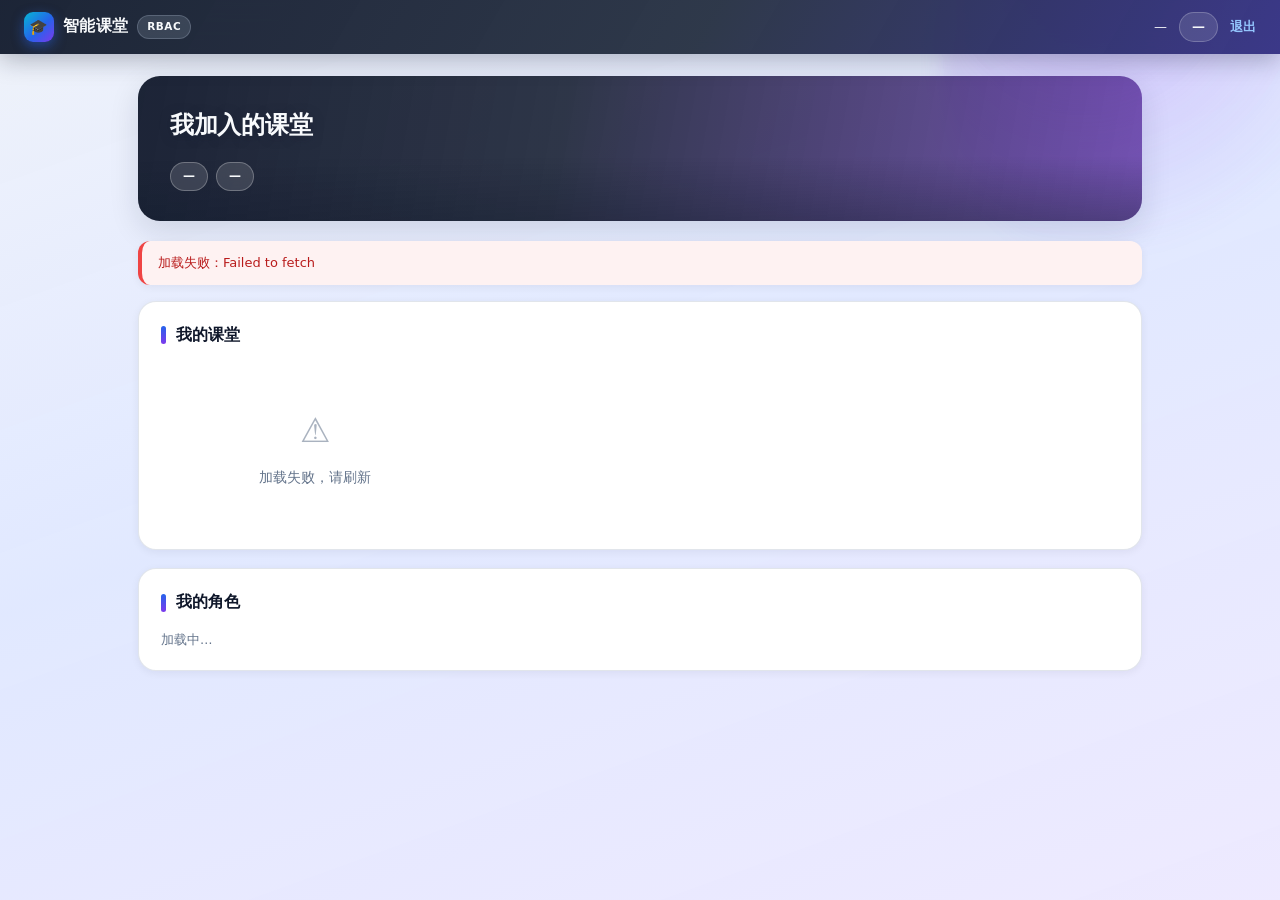
<file: 前后端代码/frontend/index.html>
<!DOCTYPE html>
<html lang="zh-CN">
<head>
  <meta charset="UTF-8">
  <meta name="viewport" content="width=device-width, initial-scale=1">
  <title>我的课堂 · 智能课堂</title>
  <link rel="stylesheet" href="css/style.css">
</head>
<body>
<header class="topbar">
  <div class="brand"><span class="logo">🎓</span>智能课堂<span class="tag">RBAC</span></div>
  <div class="who">
    <span id="whoName">—</span>
    <span class="role" id="whoRoles">—</span>
    <a href="#" id="btnLogout">退出</a>
  </div>
</header>

<div class="wrap">
  <div class="hero">
    <h1>我加入的课堂</h1>
    <div class="chips">
      <span class="chip" id="chipCourses">—</span>
      <span class="chip" id="chipRoles">—</span>
    </div>
  </div>

  <div id="msg" class="banner hide"></div>

  <div class="card">
    <h2>我的课堂</h2>
    <div class="grid" id="courses">
      <div class="muted small">加载中…</div>
    </div>
  </div>

  <div class="card">
    <h2>我的角色</h2>
    <div class="role-list" id="roles"><span class="muted small">加载中…</span></div>
  </div>
</div>

<script src="js/api.js"></script>
<script>
const ROLE_ICON = { 1: '👨‍🏫', 2: '🧑‍💻', 3: '🧑‍🎓' };

document.getElementById('btnLogout').onclick = async function (ev) {
  ev.preventDefault();
  try { await API.logout(); } catch (e) {}
  location.href = 'login.html';
};

(async function load() {
  const box = document.getElementById('msg');
  try {
    const me = await API.me();
    const u = me.user;

    document.getElementById('whoName').textContent =
      u.username + '（' + (u.major || '—') + ' · ' + (u.grade || '—') + '）';
    document.getElementById('whoRoles').textContent =
      me.roles.map(r => r.role_name).join(' / ') || '无角色';

    document.getElementById('chipCourses').textContent = '我的课堂 ' + me.courses.length + ' 门';
    document.getElementById('chipRoles').textContent = '角色 ' + me.roles.length + ' 个';

    document.getElementById('roles').innerHTML = me.roles.length
      ? me.roles.map(r => `
          <span class="badge ${roleBadgeClass(r.role_id)}" style="padding:6px 14px;font-size:13px">
            ${ROLE_ICON[r.role_id] || '👤'} ${esc(r.role_name)}
          </span>`).join('')
      : '<span class="muted">无</span>';

    if (!me.courses.length) {
      document.getElementById('courses').innerHTML = `
        <div class="empty">
          <div class="icon">📚</div>
          <div>你还没有加入任何课堂</div>
          <div class="small">（class_member 表里没有你的记录）</div>
        </div>`;
      return;
    }

    document.getElementById('courses').innerHTML = me.courses.map(c => `
      <div class="course-card">
        <div class="course-cover"><div class="name">${esc(c.course_name)}</div></div>
        <div class="course-body">
          <div class="course-meta">
            <span>🗓 ${esc(c.class_time)}</span>
            <span>📍 ${esc(c.classroom)}</span>
          </div>
          <div class="course-meta">
            <span>⏱ 课时 ${c.hours}</span>
            <span>🎯 学分 ${c.credits}</span>
            <span>👥 人数 ${c.member_count}</span>
          </div>
          <div class="course-foot">
            <span class="${roleBadgeClass(c.my_role_id)}">
              ${ROLE_ICON[c.my_role_id] || '👤'} 我的身份：${esc(c.my_role)}
            </span>
            <button class="sm" onclick="location.href='room.html?courseId=${c.course_id}'">
              进入聊天室 →
            </button>
          </div>
        </div>
      </div>`).join('');
  } catch (e) {
    banner(box, '加载失败：' + e.message, false);
    document.getElementById('courses').innerHTML =
      '<div class="empty"><div class="icon">⚠️</div><div>加载失败，请刷新</div></div>';
  }
})();
</script>
</body>
</html>
</file>
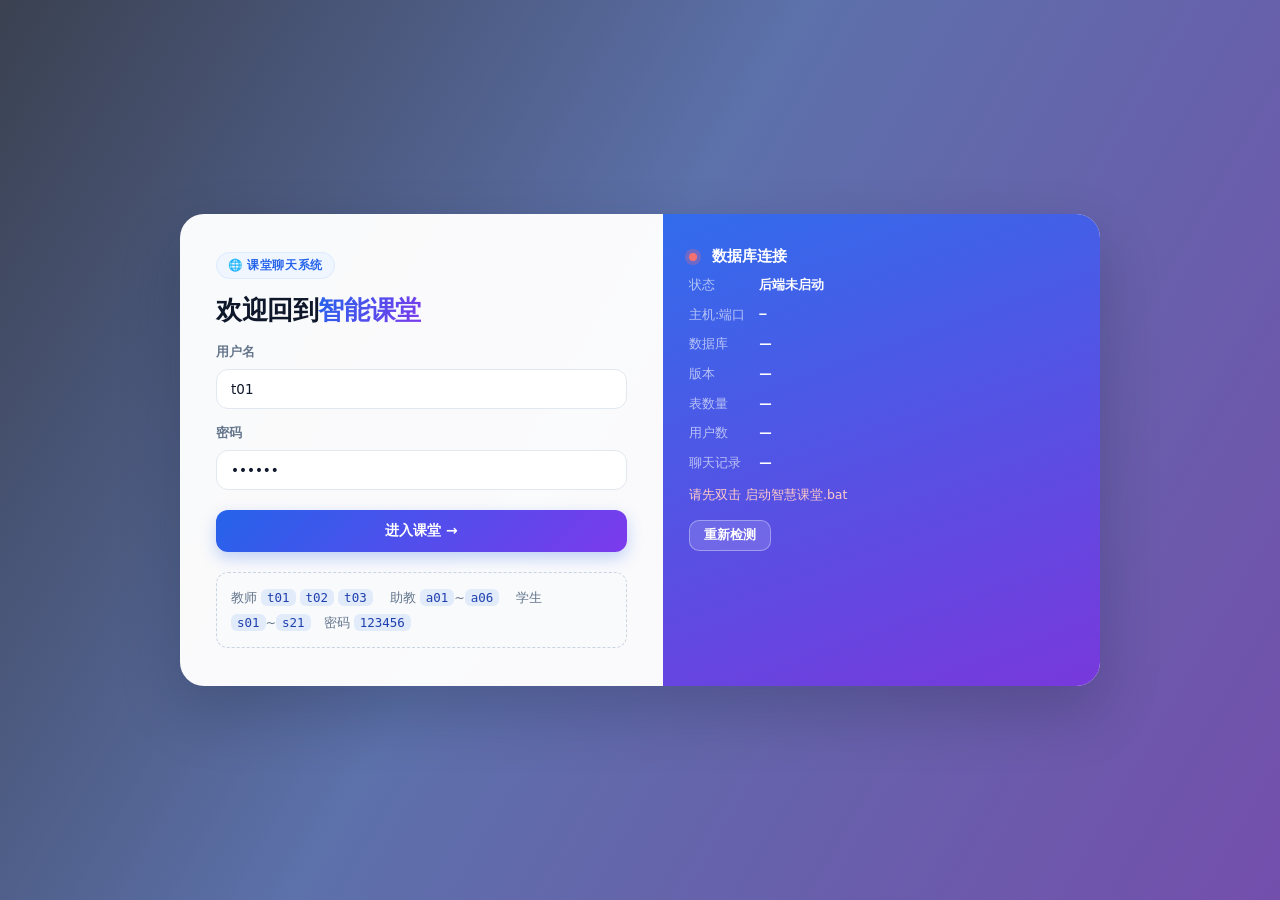
<file: 前后端代码/frontend/login.html>
<!DOCTYPE html>
<html lang="zh-CN">
<head>
  <meta charset="UTF-8">
  <meta name="viewport" content="width=device-width, initial-scale=1">
  <title>登录 · 智能课堂</title>
  <link rel="stylesheet" href="css/style.css">
</head>
<body class="login-page">
<div class="login-box">
  <!-- 左：登录表单 -->
  <div class="login-left">
    <span class="eyebrow">🌐 课堂聊天系统</span>
    <h1>欢迎回到<em>智能课堂</em></h1>

    <div id="msg" class="banner hide"></div>

    <form id="loginForm">
      <label for="username">用户名</label>
      <input id="username" type="text" value="t01" autocomplete="username" required>
      <label for="password">密码</label>
      <input id="password" type="password" value="123456" autocomplete="current-password" required>
      <button type="submit" id="btnLogin">进入课堂 →</button>
    </form>

    <div class="demo-accounts">
      教师 <code>t01</code> <code>t02</code> <code>t03</code>　
      助教 <code>a01</code>~<code>a06</code>　
      学生 <code>s01</code>~<code>s21</code>　密码 <code>123456</code>
    </div>
  </div>

  <!-- 右：数据库连通状态（真去问后端要的） -->
  <div class="login-right">
    <h2><span class="dot off" id="dot"></span>数据库连接</h2>

    <div class="kv">
      <b>状态</b><span id="hStatus">检测中…</span>
      <b>主机:端口</b><span id="hAddr" class="mono">—</span>
      <b>数据库</b><span id="hDb">—</span>
      <b>版本</b><span id="hVersion" class="small">—</span>
      <b>表数量</b><span id="hTables">—</span>
      <b>用户数</b><span id="hUsers">—</span>
      <b>聊天记录</b><span id="hRecords">—</span>
    </div>

    <p class="small" id="hError" style="margin-top:12px;color:#fecaca"></p>

    <button class="ghost sm" id="btnRecheck" type="button" style="margin-top:14px;align-self:flex-start">重新检测</button>
  </div>
</div>

<script src="js/api.js"></script>
<script>
async function checkHealth() {
  const status = document.getElementById('hStatus');
  const dot = document.getElementById('dot');
  dot.className = 'dot off';
  status.textContent = '检测中…';
  try {
    const h = await API.health();
    const on = !!h.ok;
    dot.className = 'dot ' + (on ? 'on' : 'off');
    status.textContent = on ? '连接正常' : '连接失败';
    document.getElementById('hAddr').textContent = h.db_host + ':' + h.db_port;
    document.getElementById('hDb').textContent = h.database;
    document.getElementById('hVersion').textContent = h.version || '—';
    document.getElementById('hTables').textContent = (h.tables ?? '—') + ' 张';
    document.getElementById('hUsers').textContent = (h.users ?? '—') + ' 人';
    document.getElementById('hRecords').textContent = (h.records ?? '—') + ' 条';
    document.getElementById('hError').textContent = h.error || '';
  } catch (e) {
    dot.className = 'dot off';
    status.textContent = '后端未启动';
    document.getElementById('hError').textContent = '请先双击 启动智慧课堂.bat';
  }
}

document.getElementById('btnRecheck').onclick = checkHealth;

document.getElementById('loginForm').onsubmit = async function (ev) {
  ev.preventDefault();
  const box = document.getElementById('msg');
  const btn = document.getElementById('btnLogin');
  btn.disabled = true;
  btn.textContent = '登录中…';
  try {
    await API.login(document.getElementById('username').value.trim(),
                    document.getElementById('password').value);
    location.href = 'index.html';
  } catch (e) {
    banner(box, '登录失败：' + e.message, false);
    btn.disabled = false;
    btn.textContent = '进入课堂 →';
  }
};

checkHealth();
// 每 3 秒自动检测一次：断联时后端会自动拉起 OceanBase，这里实时刷新红/绿状态
setInterval(checkHealth, 3000);
</script>
</body>
</html>
</file>
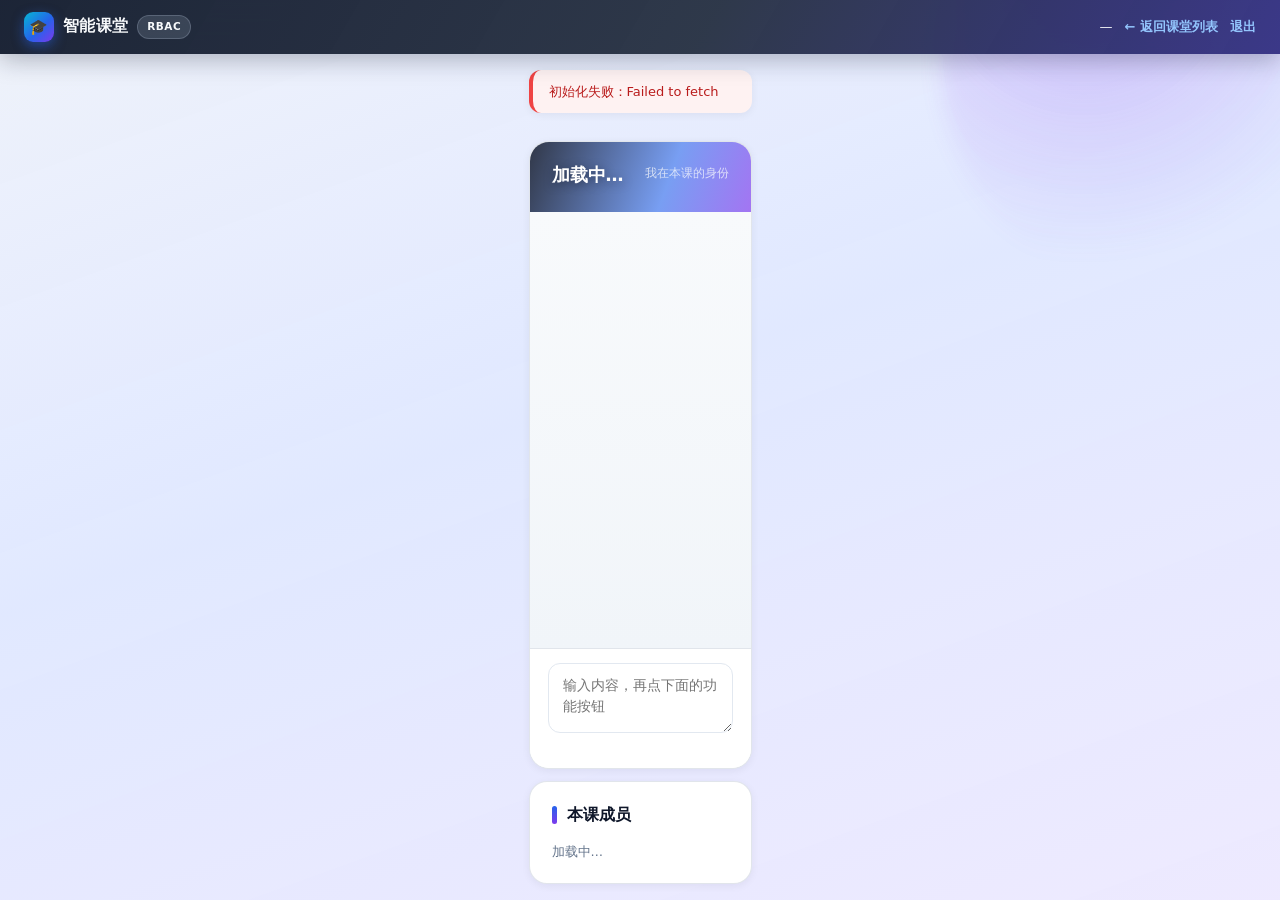
<file: 前后端代码/frontend/room.html>
<!DOCTYPE html>
<html lang="zh-CN">
<head>
  <meta charset="UTF-8">
  <meta name="viewport" content="width=device-width, initial-scale=1">
  <title>聊天室 · 智能课堂</title>
  <link rel="stylesheet" href="css/style.css">
</head>
<body class="room-page">
<header class="topbar">
  <div class="brand"><span class="logo">🎓</span>智能课堂<span class="tag">RBAC</span></div>
  <div class="who">
    <span id="whoName">—</span>
    <a href="index.html">← 返回课堂列表</a>
    <a href="#" id="btnLogout">退出</a>
  </div>
</header>

<div class="wrap">
  <div id="msg" class="banner hide"></div>

  <div class="card room-card">
    <div class="room-head">
      <div>
        <h2 id="courseName">加载中…</h2>
        <div class="meta" id="courseMeta"></div>
      </div>
      <div class="myrole">
        我在本课的身份
        <div id="myRole" style="margin-top:6px"></div>
      </div>
    </div>

    <div class="chat-log" id="log">
      <div class="muted small">加载中…</div>
    </div>

    <div class="composer">
      <textarea id="content" placeholder="输入内容，再点下面的功能按钮"></textarea>
      <div class="toolbar" id="toolbar">
        <button class="btn-send" id="btnRefresh" type="button">🔄 刷新</button>
        <span class="divider"></span>
        <span class="hint-inline" id="tbHint"></span>
      </div>
    </div>
  </div>

  <div class="card members-card">
    <h2>本课成员</h2>
    <div class="member-list" id="members"><span class="muted small">加载中…</span></div>
  </div>
</div>

<script src="js/api.js"></script>
<script>
const courseId = new URLSearchParams(location.search).get('courseId') || '1';
const msgBox = document.getElementById('msg');
const ROLE_ICON = { 1: '👨‍🏫', 2: '🧑‍💻', 3: '🧑‍🎓' };
const AVATAR_CLASS = { 1: 'a1', 2: 'a2', 3: 'a3' };

let myUsername = '';
let menus = [];
let roleIdOf = {};      // username -> role_id（用来给头像/徽标配色）
let firstLoad = true;   // 首次渲染后滚到最新一条

document.getElementById('btnLogout').onclick = async function (ev) {
  ev.preventDefault();
  try { await API.logout(); } catch (e) {}
  location.href = 'login.html';
};
document.getElementById('btnRefresh').onclick = () => loadMessages();

function avatarHtml(name, roleId) {
  const ch = (name || '?').slice(0, 1);
  return `<div class="avatar ${AVATAR_CLASS[roleId] || 'a3'}">${esc(ch)}</div>`;
}

function renderMessages(rows) {
  const log = document.getElementById('log');
  if (!rows.length) {
    log.innerHTML = `<div class="empty">
        <div class="icon">💬</div>
        <div>这个聊天室还没有记录</div>
        <div class="small">点下面的功能按钮产生第一条</div>
      </div>`;
    return;
  }
  log.innerHTML = rows.map(r => {
    const mine = r.username === myUsername ? ' mine' : '';
    const rid = roleIdOf[r.username] || 3;
    return `
      <div class="msg${mine}">
        ${avatarHtml(r.username, rid)}
        <div class="bubble">
          <div class="head">
            <b>${esc(r.username)}</b>
            <span class="${roleBadgeClass(rid)}">${esc(r.role_name)}</span>
            <span class="badge menu">${r.menu_id}. ${esc(r.menu_name || '—')}</span>
          </div>
          <div class="body">${esc(r.content)}</div>
          <div class="meta">#${r.record_id}</div>
        </div>
      </div>`;
  }).join('');

  // 首次进入自动滚到最新一条；后续 10 秒自动刷新不动用户滚动位置
  if (firstLoad) {
    log.scrollTop = log.scrollHeight;
    firstLoad = false;
  }
}

function renderToolbar() {
  const tb = document.getElementById('toolbar');
  const hint = document.getElementById('tbHint');
  tb.querySelectorAll('.btn-func').forEach(el => el.remove());
  if (!menus.length) {
    hint.textContent = '当前角色没有可用功能';
    return;
  }
  hint.textContent = '';
  menus.forEach(m => {
    const btn = document.createElement('button');
    btn.type = 'button';
    btn.className = 'btn-func';
    btn.id = 'menu-' + m.menu_id;          // ★ 与 menu_url 里的 #menu-N 一一对应
    btn.dataset.url = m.menu_url;
    btn.textContent = `${m.menu_id}. ${m.menu_name}`;
    btn.title = m.menu_url;                // 悬停显示真实链接
    btn.onclick = () => doAction(m);
    tb.appendChild(btn);
  });
}

/* menu_url → 页面内元素 id：'room.html#menu-5' / '#menu-5' 都识别 */
function anchorIdOf(url, menuId) {
  const m = /#(menu-\d+)$/.exec(url || '');
  return m ? m[1] : 'menu-' + menuId;
}

/* 滚动到某功能按钮并高亮（只定位，不自动执行，避免误操作） */
function locateMenu(menuId) {
  const el = document.getElementById('menu-' + menuId);
  if (!el) {
    banner(msgBox, `当前角色没有【menu-${menuId}】这个按钮（该角色无此权限）`, false);
    return;
  }
  el.scrollIntoView({ behavior: 'smooth', block: 'center' });
  el.classList.remove('located');
  void el.offsetWidth;                     // 重启 CSS 动画
  el.classList.add('located');
  banner(msgBox, `已通过链接定位到【${el.textContent.trim()}】按钮，点它执行`, true);
}

/* 从地址栏取 menu_id：room.html?courseId=1#menu-5 */
function hashMenuId() {
  const m = /#menu-(\d+)/.exec(location.hash || '');
  return m ? parseInt(m[1], 10) : 0;
}

async function doAction(menu) {
  const input = document.getElementById('content');
  try {
    const ret = await API.action(courseId, menu.menu_id, input.value);
    input.value = '';
    banner(msgBox, `已提交：${ret.menu_name}（记录 #${ret.record_id}）`, true);
    // 把当前功能写进地址栏 → 这个 URL 就成了"直达某个功能"的链接
    history.replaceState(null, '', '#' + anchorIdOf(menu.menu_url, menu.menu_id));
    await loadMessages();
  } catch (e) {
    banner(msgBox, '执行失败：' + e.message + (e.status === 403 ? '　← 这就是后端的权限校验' : ''), false);
  }
}

async function loadMessages() {
  try {
    renderMessages(await API.messages(courseId));
  } catch (e) {
    document.getElementById('log').innerHTML =
      `<div class="banner err">加载消息失败：${esc(e.message)}</div>`;
  }
}

(async function init() {
  try {
    const me = await API.me();
    myUsername = me.user.username;
    document.getElementById('whoName').textContent = me.user.username;

    const info = await API.roomMe(courseId);

    // 成员角色映射（用于头像配色与徽标）
    const NAME2ID = { '授课教师': 1, '助教': 2, '学生': 3 };
    info.members.forEach(m => { roleIdOf[m.username] = NAME2ID[m.role_name] || 3; });

    document.getElementById('courseName').textContent = info.course.course_name;
    document.getElementById('courseMeta').textContent =
      [info.course.class_time, info.course.classroom,
       '课时 ' + info.course.hours, '学分 ' + info.course.credits].join('　·　');
    document.getElementById('myRole').innerHTML =
      `<span class="${roleBadgeClass(info.my_role_id)}"
             style="padding:5px 14px;font-size:13px">
         ${ROLE_ICON[info.my_role_id] || '👤'} ${esc(info.my_role)}
       </span>`;

    menus = info.menus;
    renderToolbar();

    document.getElementById('members').innerHTML = info.members
      .map(m => `<span class="member-chip">
                   ${avatarHtml(m.username, roleIdOf[m.username])}
                   ${esc(m.username)}
                   <span class="${roleBadgeClass(roleIdOf[m.username])}">${esc(m.role_name)}</span>
                 </span>`).join('');

    await loadMessages();

    // 支持用链接直达某个功能：room.html?courseId=1#menu-5
    const hid = hashMenuId();
    if (hid) locateMenu(hid);
    window.addEventListener('hashchange', () => {
      const id = hashMenuId();
      if (id) locateMenu(id);
    });
  } catch (e) {
    banner(msgBox, e.status === 403
      ? '进不去：' + e.message + '（数据权限拦截）'
      : '初始化失败：' + e.message, false);
    document.getElementById('log').innerHTML = '';
    document.getElementById('toolbar').innerHTML = '';
  }
})();

setInterval(loadMessages, 10000);
</script>
</body>
</html>
</file>
<file: 前后端代码/frontend/css/style.css>
/* ============================================================
   智能课堂 · 前端样式（纯 CSS）
   · 背景使用网络图片（Unsplash），并叠加渐变兜底：断网也不会变成白板
   · 头像用 CSS 生成首字母，不依赖外部接口
   ============================================================ */

* { box-sizing: border-box; margin: 0; padding: 0; }

:root {
  /* 主色：教育蓝 → 紫 */
  --c1: #2563eb;
  --c2: #7c3aed;
  --c3: #06b6d4;
  --ink: #0f172a;
  --ink-2: #334155;
  --muted: #64748b;
  --line: rgba(148, 163, 184, .28);
  --card: rgba(255, 255, 255, .82);
  --ok: #059669;
  --err: #dc2626;
  --warn: #d97706;
  --radius: 18px;
  --shadow-s: 0 2px 8px rgba(15, 23, 42, .06);
  --shadow-m: 0 10px 30px rgba(15, 23, 42, .12);
  --shadow-l: 0 26px 60px rgba(15, 23, 42, .22);
}

html { scroll-behavior: smooth; }

body {
  font-family: "Microsoft YaHei", "PingFang SC", "Hiragino Sans GB", system-ui, -apple-system, sans-serif;
  font-size: 14px;
  line-height: 1.65;
  color: var(--ink-2);
  background-color: #eef2f9;
  -webkit-font-smoothing: antialiased;
  min-height: 100vh;
}

/* 全站背景：网络图片 + 渐变兜底 + 柔和光斑 */
body::before {
  content: "";
  position: fixed;
  inset: 0;
  z-index: -2;
  background:
    linear-gradient(160deg, rgba(238, 242, 249, .96) 0%, rgba(224, 231, 255, .94) 45%, rgba(237, 233, 254, .96) 100%),
    url("https://images.unsplash.com/photo-1521587760476-6c12a4b040da?auto=format&fit=crop&w=1920&q=80")
      center/cover no-repeat;
  filter: saturate(1.05);
}
body::after {
  content: "";
  position: fixed;
  z-index: -1;
  top: -180px; right: -140px;
  width: 480px; height: 480px;
  border-radius: 50%;
  background: radial-gradient(circle at 30% 30%, rgba(124, 58, 237, .28), transparent 62%);
  filter: blur(10px);
  pointer-events: none;
}

a { color: var(--c1); text-decoration: none; transition: color .2s; }
a:hover { color: var(--c2); }

code {
  font-family: Consolas, "JetBrains Mono", monospace;
  font-size: 12.5px;
  background: rgba(37, 99, 235, .1);
  color: #1e40af;
  border-radius: 6px;
  padding: 1px 6px;
}

/* ───────────────── 通用组件 ───────────────── */

.glass {
  background: var(--card);
  backdrop-filter: blur(14px) saturate(140%);
  -webkit-backdrop-filter: blur(14px) saturate(140%);
  border: 1px solid rgba(255, 255, 255, .7);
  border-radius: var(--radius);
  box-shadow: var(--shadow-m);
}

.card {
  background: #fff;
  border: 1px solid var(--line);
  border-radius: var(--radius);
  box-shadow: var(--shadow-s);
  padding: 20px 22px;
  margin-bottom: 18px;
  animation: rise .5s cubic-bezier(.22, 1, .36, 1) both;
}
.card:nth-child(2) { animation-delay: .06s; }
.card:nth-child(3) { animation-delay: .12s; }
.card:nth-child(4) { animation-delay: .18s; }

@keyframes rise {
  from { opacity: 0; transform: translateY(14px); }
  to   { opacity: 1; transform: none; }
}

.card h2 {
  font-size: 16px;
  font-weight: 700;
  color: var(--ink);
  display: flex;
  align-items: center;
  gap: 10px;
  margin-bottom: 14px;
}
.card h2::before {
  content: "";
  width: 5px; height: 18px;
  border-radius: 3px;
  background: linear-gradient(180deg, var(--c1), var(--c2));
}
.card h2 .sub {
  font-size: 12.5px;
  font-weight: 400;
  color: var(--muted);
}

.wrap { max-width: 1040px; margin: 0 auto; padding: 22px 18px 60px; }
.muted { color: var(--muted); }
.small { font-size: 12.5px; }
.mono { font-family: Consolas, monospace; font-size: 12px; }

/* 徽标 */
.badge {
  display: inline-flex;
  align-items: center;
  gap: 4px;
  border-radius: 999px;
  padding: 2px 10px;
  font-size: 11.5px;
  font-weight: 600;
  border: 1px solid transparent;
  background: #f1f5f9;
  color: var(--muted);
  white-space: nowrap;
}
.badge.role1 { background: #eef2ff; color: #4338ca; border-color: #c7d2fe; }
.badge.role2 { background: #fffbeb; color: #b45309; border-color: #fde68a; }
.badge.role3 { background: #ecfdf5; color: #047857; border-color: #a7f3d0; }
.badge.menu { background: linear-gradient(135deg, #eff6ff, #f5f3ff); color: #4338ca; border-color: #ddd6fe; }

/* 提示条 */
.banner {
  border-radius: 12px;
  padding: 11px 16px;
  font-size: 13px;
  margin-bottom: 16px;
  border-left: 4px solid transparent;
  box-shadow: var(--shadow-s);
  animation: rise .35s ease both;
}
.banner.ok  { background: #ecfdf5; color: #047857; border-color: #10b981; }
.banner.err { background: #fef2f2; color: #b91c1c; border-color: #ef4444; }
.banner.hide { display: none; }

/* 按钮 */
button {
  font-family: inherit;
  font-size: 13.5px;
  font-weight: 600;
  cursor: pointer;
  border: none;
  border-radius: 12px;
  padding: 10px 20px;
  color: #fff;
  background: linear-gradient(135deg, var(--c1), var(--c2));
  box-shadow: 0 6px 16px rgba(37, 99, 235, .28);
  transition: transform .18s cubic-bezier(.22, 1, .36, 1), box-shadow .18s, filter .18s;
}
button:hover { transform: translateY(-2px); box-shadow: 0 10px 24px rgba(37, 99, 235, .36); }
button:active { transform: translateY(0) scale(.985); }
button:disabled { opacity: .55; cursor: not-allowed; transform: none; box-shadow: none; }
button.ghost {
  background: #fff;
  color: var(--c1);
  border: 1px solid #c7d2fe;
  box-shadow: var(--shadow-s);
}
button.ghost:hover { background: #eff6ff; box-shadow: 0 8px 18px rgba(37, 99, 235, .16); }
button.sm { padding: 6px 14px; font-size: 12.5px; border-radius: 10px; }

/* 表单 */
label { display: block; font-size: 12.5px; color: var(--muted); font-weight: 600; margin: 14px 0 6px; }
input[type=text], input[type=password], textarea, select {
  width: 100%;
  padding: 11px 14px;
  border: 1.5px solid #e2e8f0;
  border-radius: 12px;
  font-family: inherit;
  font-size: 13.5px;
  color: var(--ink);
  background: #fff;
  transition: border-color .2s, box-shadow .2s;
}
input:focus, textarea:focus {
  outline: none;
  border-color: var(--c1);
  box-shadow: 0 0 0 4px rgba(37, 99, 235, .12);
}
textarea { min-height: 70px; resize: vertical; line-height: 1.6; }

/* 表格 */
table { width: 100%; border-collapse: separate; border-spacing: 0; font-size: 13px; }
th, td { padding: 10px 12px; text-align: left; border-bottom: 1px solid var(--line); }
th { color: var(--muted); font-size: 12px; font-weight: 700; text-transform: uppercase; letter-spacing: .4px; background: #f8fafc; }
th:first-child { border-radius: 10px 0 0 0; }
th:last-child { border-radius: 0 10px 0 0; }
tbody tr { transition: background .15s; }
tbody tr:hover { background: #f8fafc; }

/* ───────────────── 顶栏 ───────────────── */

.topbar {
  position: sticky;
  top: 0;
  z-index: 50;
  display: flex;
  align-items: center;
  justify-content: space-between;
  gap: 16px;
  padding: 12px 24px;
  color: #f8fafc;
  background: linear-gradient(120deg, rgba(15, 23, 42, .94), rgba(30, 41, 59, .92) 55%, rgba(49, 46, 129, .94));
  backdrop-filter: blur(12px);
  box-shadow: 0 6px 24px rgba(15, 23, 42, .28);
}
.topbar .brand {
  display: flex;
  align-items: center;
  gap: 9px;
  font-size: 15.5px;
  font-weight: 700;
  letter-spacing: .3px;
}
.topbar .logo {
  width: 30px; height: 30px;
  border-radius: 9px;
  background: linear-gradient(135deg, var(--c3), var(--c1) 55%, var(--c2));
  display: grid;
  place-items: center;
  font-size: 15px;
  box-shadow: 0 4px 12px rgba(37, 99, 235, .5);
}
.topbar .tag {
  font-size: 10.5px;
  font-weight: 700;
  letter-spacing: .5px;
  border-radius: 999px;
  padding: 2px 9px;
  background: rgba(148, 163, 184, .22);
  border: 1px solid rgba(148, 163, 184, .35);
}
.topbar .who { display: flex; align-items: center; gap: 12px; font-size: 13px; }
.topbar .who .role {
  border-radius: 999px;
  padding: 3px 12px;
  background: rgba(255, 255, 255, .12);
  border: 1px solid rgba(255, 255, 255, .22);
  font-weight: 600;
}
.topbar .who a { color: #93c5fd; font-weight: 600; }
.topbar .who a:hover { color: #bfdbfe; }

/* 头像（CSS 生成首字母，不依赖外部接口） */
.avatar {
  width: 34px; height: 34px;
  flex: 0 0 34px;
  border-radius: 50%;
  display: grid;
  place-items: center;
  font-size: 14px;
  font-weight: 700;
  color: #fff;
  text-transform: uppercase;
  box-shadow: 0 3px 10px rgba(15, 23, 42, .18);
}
.avatar.a1 { background: linear-gradient(135deg, #6366f1, #4338ca); }
.avatar.a2 { background: linear-gradient(135deg, #f59e0b, #d97706); }
.avatar.a3 { background: linear-gradient(135deg, #10b981, #047857); }

/* ───────────────── 登录页 ───────────────── */

.login-page {
  min-height: 100vh;
  display: grid;
  place-items: center;
  padding: 28px 18px;
  background:
    linear-gradient(120deg, rgba(15, 23, 42, .82), rgba(30, 58, 138, .72) 45%, rgba(76, 29, 149, .78)),
    url("https://images.unsplash.com/photo-1580582932707-520aed937b7b?auto=format&fit=crop&w=1920&q=80")
      center/cover no-repeat fixed;
}
.login-page::before { content: none; }
.login-page::after { content: none; }

.login-box {
  width: 100%;
  max-width: 920px;
  display: grid;
  grid-template-columns: 1.05fr .95fr;
  border-radius: 24px;
  overflow: hidden;
  background: rgba(255, 255, 255, .97);
  box-shadow: var(--shadow-l);
  animation: rise .6s cubic-bezier(.22, 1, .36, 1) both;
}

.login-left { padding: 38px 36px; }
.login-left .eyebrow {
  display: inline-flex;
  align-items: center;
  gap: 6px;
  font-size: 11.5px;
  font-weight: 700;
  letter-spacing: .6px;
  color: var(--c1);
  background: #eff6ff;
  border: 1px solid #dbeafe;
  border-radius: 999px;
  padding: 3px 11px;
  margin-bottom: 14px;
}
.login-left h1 {
  font-size: 26px;
  line-height: 1.35;
  color: var(--ink);
  letter-spacing: -.4px;
  margin-bottom: 8px;
}
.login-left h1 em {
  font-style: normal;
  background: linear-gradient(120deg, var(--c1), var(--c2));
  -webkit-background-clip: text;
  background-clip: text;
  color: transparent;
}
.login-left .desc { color: var(--muted); font-size: 13px; margin-bottom: 20px; }
.login-left button[type=submit] { width: 100%; margin-top: 20px; padding: 12px; font-size: 14px; }

.demo-accounts {
  margin-top: 20px;
  padding: 12px 14px;
  border-radius: 12px;
  background: #f8fafc;
  border: 1px dashed #cbd5e1;
  font-size: 12.5px;
  color: var(--muted);
  line-height: 2;
}

.login-right {
  padding: 30px 26px;
  background:
    linear-gradient(160deg, rgba(37, 99, 235, .94), rgba(109, 40, 217, .92));
  color: #eef2ff;
  display: flex;
  flex-direction: column;
}
.login-right h2 {
  font-size: 15px;
  color: #fff;
  margin-bottom: 6px;
  display: flex; align-items: center; gap: 8px;
}
.login-right .note { font-size: 12px; color: rgba(238, 242, 255, .78); margin-bottom: 16px; }

.kv { display: grid; grid-template-columns: auto 1fr; gap: 9px 14px; font-size: 12.5px; }
.kv b { color: rgba(238, 242, 255, .68); font-weight: 500; white-space: nowrap; }
.kv span { color: #fff; font-weight: 600; word-break: break-all; }

.dot {
  display: inline-block;
  width: 8px; height: 8px;
  border-radius: 50%;
  margin-right: 7px;
  vertical-align: 1px;
}
.dot.on  { background: #34d399; box-shadow: 0 0 0 4px rgba(52, 211, 153, .28); animation: pulse 2s infinite; }
.dot.off { background: #f87171; box-shadow: 0 0 0 4px rgba(248, 113, 113, .28); }
@keyframes pulse {
  0%, 100% { box-shadow: 0 0 0 3px rgba(52, 211, 153, .3); }
  50%      { box-shadow: 0 0 0 7px rgba(52, 211, 153, .06); }
}

.login-right .spacer { flex: 1; }
.login-right button.ghost {
  align-self: flex-start;
  background: rgba(255, 255, 255, .14);
  color: #fff;
  border: 1px solid rgba(255, 255, 255, .35);
  box-shadow: none;
}
.login-right button.ghost:hover { background: rgba(255, 255, 255, .24); }

/* ───────────────── 首页 ───────────────── */

.hero {
  position: relative;
  overflow: hidden;
  border-radius: 22px;
  padding: 30px 32px;
  margin-bottom: 20px;
  color: #f8fafc;
  background:
    linear-gradient(100deg, rgba(15, 23, 42, .94) 0%, rgba(15, 23, 42, .86) 42%, rgba(76, 29, 149, .72) 100%),
    url("https://images.unsplash.com/photo-1541339907198-e08756dedf3f?auto=format&fit=crop&w=1920&q=80")
      center/cover no-repeat;
  box-shadow: var(--shadow-m);
  animation: rise .5s cubic-bezier(.22, 1, .36, 1) both;
}
.hero::after {
  content: "";
  position: absolute;
  inset: 0;
  background: linear-gradient(180deg, transparent 55%, rgba(15, 23, 42, .35));
  pointer-events: none;
}
.hero > * { position: relative; z-index: 1; }
.hero h1 { font-size: 24px; letter-spacing: -.3px; margin-bottom: 6px; text-shadow: 0 2px 12px rgba(15, 23, 42, .45); }
.hero p { font-size: 13px; color: rgba(248, 250, 252, .92); max-width: 660px; text-shadow: 0 1px 8px rgba(15, 23, 42, .5); }
.hero .chips { display: flex; flex-wrap: wrap; gap: 8px; margin-top: 16px; }
.hero .chip {
  font-size: 12px;
  font-weight: 600;
  border-radius: 999px;
  padding: 4px 12px;
  background: rgba(255, 255, 255, .14);
  border: 1px solid rgba(255, 255, 255, .26);
  backdrop-filter: blur(6px);
}

/* 课程卡片 */
.grid { display: grid; grid-template-columns: repeat(auto-fill, minmax(280px, 1fr)); gap: 16px; }

.course-card {
  position: relative;
  overflow: hidden;
  border-radius: 16px;
  border: 1px solid var(--line);
  background: #fff;
  box-shadow: var(--shadow-s);
  transition: transform .22s cubic-bezier(.22, 1, .36, 1), box-shadow .22s;
  display: flex;
  flex-direction: column;
}
.course-card:hover { transform: translateY(-4px); box-shadow: var(--shadow-m); }

.course-cover {
  height: 96px;
  background:
    linear-gradient(135deg, rgba(37, 99, 235, .86), rgba(124, 58, 237, .82)),
    url("https://images.unsplash.com/photo-1503676260728-1c00da094a0b?auto=format&fit=crop&w=800&q=70")
      center/cover no-repeat;
  display: flex;
  align-items: flex-end;
  padding: 12px 16px;
}
/* 三张卡片换配色，避免整页一片蓝紫 */
.course-card:nth-child(3n+2) .course-cover {
  background:
    linear-gradient(135deg, rgba(5, 150, 105, .86), rgba(13, 148, 136, .84)),
    url("https://images.unsplash.com/photo-1521587760476-6c12a4b040da?auto=format&fit=crop&w=800&q=70")
      center/cover no-repeat;
}
.course-card:nth-child(3n+3) .course-cover {
  background:
    linear-gradient(135deg, rgba(217, 119, 6, .86), rgba(190, 24, 93, .82)),
    url("https://images.unsplash.com/photo-1497633762265-9d179a990aa6?auto=format&fit=crop&w=800&q=70")
      center/cover no-repeat;
}
.course-cover .name { color: #fff; font-size: 16px; font-weight: 700; text-shadow: 0 2px 8px rgba(15, 23, 42, .55); }

.course-body { padding: 14px 16px 16px; display: flex; flex-direction: column; gap: 8px; flex: 1; }
.course-meta { display: flex; flex-wrap: wrap; gap: 6px 14px; font-size: 12.5px; color: var(--muted); }
.course-meta span { display: inline-flex; align-items: center; gap: 5px; }
.course-foot { margin-top: auto; padding-top: 10px; display: flex; align-items: center; justify-content: space-between; gap: 10px; }

/* 角色列表 */
.role-list { display: flex; flex-wrap: wrap; gap: 8px; }

/* ───────────────── 聊天室 ───────────────── */

.room-card { padding: 0; overflow: hidden; border-radius: 20px; }

.room-head {
  position: relative;
  padding: 18px 22px;
  color: #f8fafc;
  background:
    linear-gradient(110deg, rgba(15, 23, 42, .86) 0%, rgba(37, 99, 235, .62) 62%, rgba(124, 58, 237, .7) 100%),
    url("https://images.unsplash.com/photo-1497633762265-9d179a990aa6?auto=format&fit=crop&w=1600&q=80")
      center/cover no-repeat;
  display: flex;
  align-items: center;
  justify-content: space-between;
  gap: 16px;
}
.room-head > * { position: relative; z-index: 1; }
.room-head h2 { color: #fff; font-size: 18px; margin-bottom: 4px; text-shadow: 0 2px 10px rgba(15, 23, 42, .5); }
.room-head h2::before { display: none; }
.room-head .meta { font-size: 12.5px; color: rgba(248, 250, 252, .88); text-shadow: 0 1px 6px rgba(15, 23, 42, .5); }
.room-head .myrole { text-align: right; font-size: 12px; color: rgba(248, 250, 252, .75); }
.room-head .myrole .badge { font-size: 12.5px; padding: 3px 12px; }

.chat-log {
  padding: 20px 22px 24px;
  background:
    linear-gradient(180deg, #f8fafc, #f1f5f9);
  display: flex;
  flex-direction: column;
  gap: 14px;
}
.chat-log::-webkit-scrollbar { width: 8px; }
.chat-log::-webkit-scrollbar-track { background: transparent; }
.chat-log::-webkit-scrollbar-thumb {
  background: #cbd5e1;
  border-radius: 999px;
}
.chat-log::-webkit-scrollbar-thumb:hover { background: #a5b4fc; }

.msg {
  display: flex;
  gap: 10px;
  align-items: flex-start;
  max-width: 82%;
  animation: rise .35s ease both;
}
.msg.mine { align-self: flex-end; flex-direction: row-reverse; }

.msg .bubble {
  border-radius: 16px;
  border-top-left-radius: 6px;
  padding: 10px 14px;
  background: #fff;
  border: 1px solid var(--line);
  box-shadow: var(--shadow-s);
  min-width: 0;
}
.msg.mine .bubble {
  border-top-left-radius: 16px;
  border-top-right-radius: 6px;
  background: linear-gradient(135deg, #eff6ff, #eef2ff);
  border-color: #c7d2fe;
}

.msg .head {
  display: flex;
  flex-wrap: wrap;
  align-items: center;
  gap: 7px;
  font-size: 12.5px;
  margin-bottom: 4px;
  color: var(--ink);
}
.msg .head b { font-weight: 700; }
.msg .body { font-size: 13.5px; color: var(--ink-2); white-space: pre-wrap; word-break: break-word; }
.msg .meta { font-size: 11px; color: #94a3b8; margin-top: 5px; text-align: right; font-family: Consolas, monospace; }

/* 输入区 */
.composer {
  border-top: 1px solid var(--line);
  padding: 14px 18px 16px;
  background: #fff;
}
.toolbar {
  display: flex;
  flex-wrap: wrap;
  align-items: center;
  gap: 9px;
  margin-top: 12px;
}
.toolbar .divider { width: 1px; height: 22px; background: var(--line); }
.toolbar .hint-inline { font-size: 12px; color: var(--muted); font-weight: 600; }

.btn-func {
  background: linear-gradient(135deg, #fff, #f8fafc);
  color: #3730a3;
  border: 1px solid #c7d2fe;
  border-radius: 999px;
  padding: 7px 15px;
  font-size: 12.5px;
  font-weight: 600;
  box-shadow: var(--shadow-s);
  transition: all .18s cubic-bezier(.22, 1, .36, 1);
}
.btn-func:hover {
  background: linear-gradient(135deg, var(--c1), var(--c2));
  color: #fff;
  border-color: transparent;
  transform: translateY(-2px);
  box-shadow: 0 8px 20px rgba(79, 70, 229, .3);
}
.btn-func:active { transform: scale(.97); }

/* 被链接（room.html#menu-N）定位到的按钮：滚到视口 + 描边脉冲高亮 */
.btn-func { scroll-margin: 150px; }
.btn-func.located {
  animation: locate 1.1s cubic-bezier(.22, 1, .36, 1) 2;
  border-color: var(--c2);
  color: #4c1d95;
  background: linear-gradient(135deg, #f5f3ff, #ede9fe);
}
@keyframes locate {
  0%   { box-shadow: 0 0 0 0 rgba(124, 58, 237, .55); transform: scale(1); }
  45%  { box-shadow: 0 0 0 10px rgba(124, 58, 237, .12); transform: scale(1.06); }
  100% { box-shadow: 0 0 0 0 rgba(124, 58, 237, 0); transform: scale(1); }
}

.btn-send {
  padding: 9px 18px;
  border-radius: 12px;
  background: linear-gradient(135deg, #0ea5e9, var(--c1));
}

.hint {
  margin-top: 10px;
  font-size: 12px;
  color: var(--muted);
  background: #f8fafc;
  border: 1px dashed #cbd5e1;
  border-radius: 10px;
  padding: 8px 12px;
}

/* 成员 */
.member-list { display: flex; flex-wrap: wrap; gap: 8px; }
.member-chip {
  display: inline-flex;
  align-items: center;
  gap: 7px;
  padding: 5px 12px 5px 5px;
  border-radius: 999px;
  background: #fff;
  border: 1px solid var(--line);
  font-size: 12.5px;
  font-weight: 600;
  color: var(--ink-2);
  box-shadow: var(--shadow-s);
}
.member-chip .avatar { width: 24px; height: 24px; flex-basis: 24px; font-size: 11px; }

/* 空状态 */
.empty {
  display: grid;
  place-items: center;
  gap: 8px;
  padding: 40px 16px;
  color: var(--muted);
  text-align: center;
}
.empty .icon { font-size: 34px; opacity: .55; }

/* ───────────────── 聊天室：只有聊天区滚动，页面不整体滚动 ───────────────── */

body.room-page {
  height: 100vh;
  overflow: hidden;
  display: flex;
  flex-direction: column;
}
body.room-page .topbar { position: static; flex: 0 0 auto; }
body.room-page .wrap {
  flex: 1 1 auto;
  min-height: 0;
  display: flex;
  flex-direction: column;
  gap: 12px;
  padding: 16px 18px;
}
body.room-page .card { margin-bottom: 0; }
body.room-page .room-card {
  flex: 1 1 0;
  min-height: 0;
  display: flex;
  flex-direction: column;
}
body.room-page .room-head,
body.room-page .composer { flex: 0 0 auto; }
body.room-page .chat-log {
  flex: 1 1 0;
  min-height: 0;
  overflow-y: auto;
  overscroll-behavior: contain;
  scrollbar-width: thin;
  scrollbar-color: #cbd5e1 transparent;
}
body.room-page .members-card {
  flex: 0 0 auto;
  max-height: 132px;
  overflow-y: auto;
  overscroll-behavior: contain;
  scrollbar-width: thin;
  scrollbar-color: #cbd5e1 transparent;
}

/* ───────────────── 响应式 ───────────────── */

@media (max-height: 700px) {
  body.room-page .composer { padding: 10px 18px 12px; }
  body.room-page .composer textarea { min-height: 44px; }
  body.room-page .toolbar { margin-top: 9px; }
  body.room-page .members-card { max-height: 104px; }
}

@media (max-width: 820px) {
  .login-box { grid-template-columns: 1fr; }
  .login-left { padding: 28px 22px; }
  .login-right { padding: 24px 22px; }
  .hero { padding: 24px 20px; }
  .room-head { flex-direction: column; align-items: flex-start; }
  .room-head .myrole { text-align: left; }
  .chat-log { padding: 16px 14px; }
  .msg { max-width: 92%; }
  .topbar { padding: 10px 14px; }
  .topbar .who { gap: 8px; font-size: 12.5px; }
}
</file>
